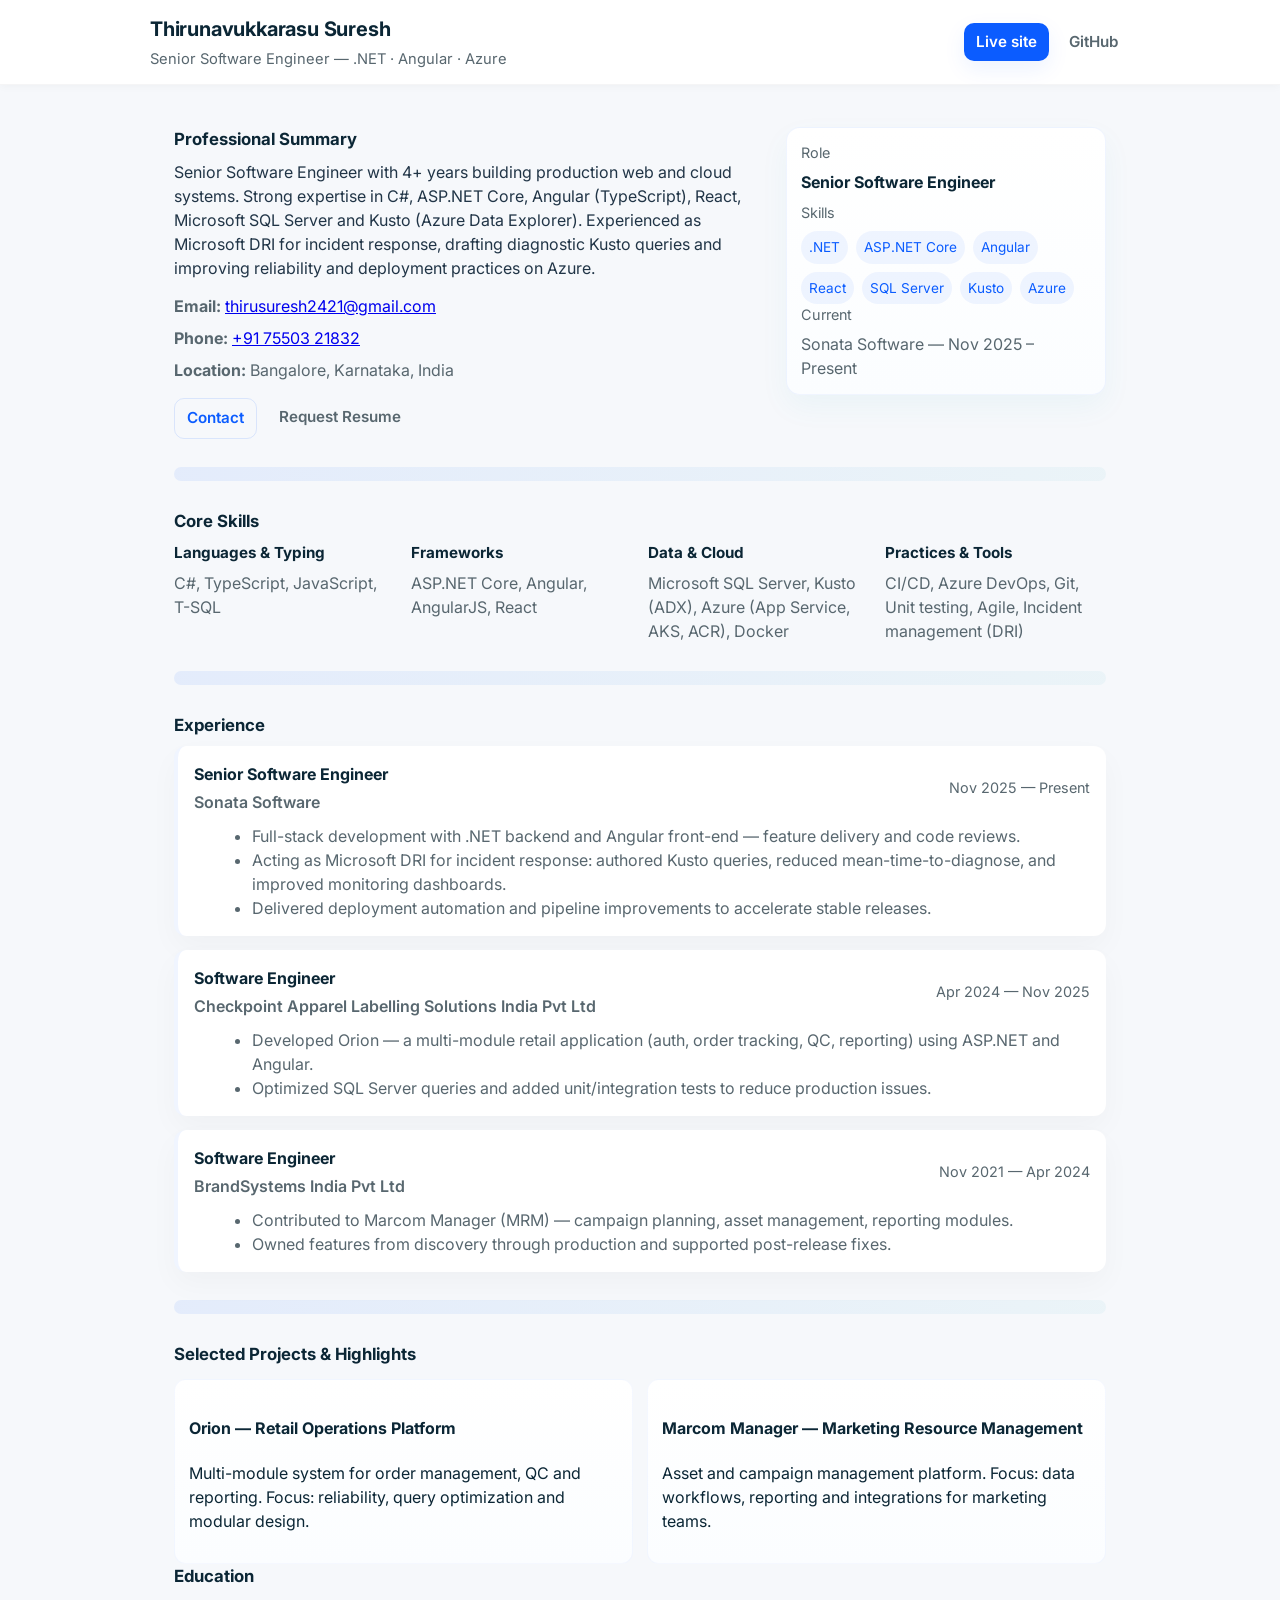
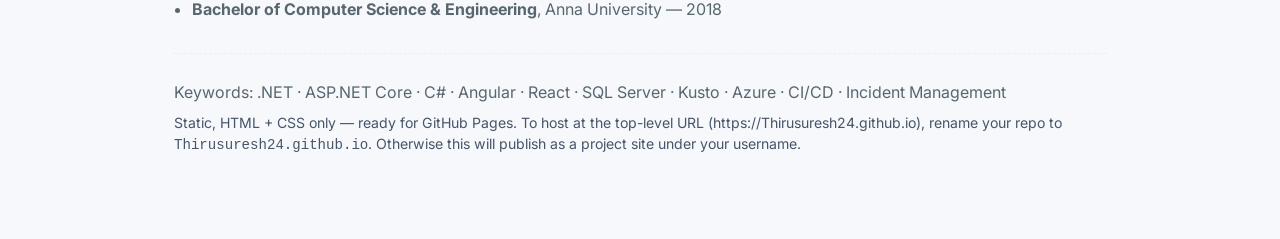
<file: index.html>
<!doctype html>
<html lang="en">
<head>
  <meta charset="utf-8" />
  <meta name="viewport" content="width=device-width,initial-scale=1" />
  <title>Thirunavukkarasu Suresh — Senior Software Engineer</title>
  <meta name="description" content="Thirunavukkarasu Suresh — Senior Software Engineer. .NET, ASP.NET Core, Angular, React, SQL Server, Kusto, Azure. Based in Bangalore, India." />

  <!-- Optional: Inter font (recommended). Remove if you prefer no external requests. -->
  <link rel="preconnect" href="https://fonts.gstatic.com" crossorigin>
  <link href="https://fonts.googleapis.com/css2?family=Inter:wght@300;400;600;700&display=swap" rel="stylesheet">

  <link rel="stylesheet" href="style.css">
</head>
<body>
  <header class="site-header">
    <div class="container header-inner">
      <div class="brand">
        <h1 class="name">Thirunavukkarasu Suresh</h1>
        <p class="role">Senior Software Engineer — .NET · Angular · Azure</p>
      </div>

      <div class="header-actions">
        <a class="btn-primary" href="/" title="Open live site">Live site</a>
        <a class="btn-ghost" href="https://github.com/Thirusuresh24/thirunavukkarasu.github.io" target="_blank" rel="noopener">GitHub</a>
      </div>
    </div>
  </header>

  <main class="container">
    <section class="hero" aria-labelledby="summary-heading">
      <div class="hero-inner">
        <div class="hero-left">
          <h2 id="summary-heading" class="section-title">Professional Summary</h2>
          <p class="lead">
            Senior Software Engineer with 4+ years building production web and cloud systems. Strong expertise in C#, ASP.NET Core, Angular (TypeScript), React, Microsoft SQL Server and Kusto (Azure Data Explorer). Experienced as Microsoft DRI for incident response, drafting diagnostic Kusto queries and improving reliability and deployment practices on Azure.
          </p>

          <ul class="contact-list" aria-label="Contact details">
            <li><strong>Email:</strong> <a href="mailto:thirusuresh2421@gmail.com">thirusuresh2421@gmail.com</a></li>
            <li><strong>Phone:</strong> <a href="tel:+917550321832">+91 75503 21832</a></li>
            <li><strong>Location:</strong> Bangalore, Karnataka, India</li>
          </ul>

          <div class="cta-row">
            <a class="btn-outline" href="mailto:thirusuresh2421@gmail.com?subject=Portfolio%20Inquiry">Contact</a>
            <a class="btn-ghost" href="mailto:thirusuresh2421@gmail.com?subject=Request%20for%20Resume">Request Resume</a>
          </div>
        </div>

        <aside class="hero-right" aria-hidden="true">
          <div class="profile-card">
            <p class="muted">Role</p>
            <h3 class="profile-role">Senior Software Engineer</h3>
            <p class="muted">Skills</p>
            <div class="skill-tags">
              <span>.NET</span><span>ASP.NET Core</span><span>Angular</span><span>React</span><span>SQL Server</span><span>Kusto</span><span>Azure</span>
            </div>
            <p class="muted">Current</p>
            <p class="profile-company">Sonata Software — <time datetime="2025-11">Nov 2025</time> – Present</p>
          </div>
        </aside>
      </div>
    </section>

    <hr class="divider">

    <section class="skills" aria-labelledby="skills-heading">
      <h2 id="skills-heading" class="section-title">Core Skills</h2>
      <div class="skills-grid">
        <div class="skills-col">
          <h4>Languages & Typing</h4>
          <p>C#, TypeScript, JavaScript, T-SQL</p>
        </div>
        <div class="skills-col">
          <h4>Frameworks</h4>
          <p>ASP.NET Core, Angular, AngularJS, React</p>
        </div>
        <div class="skills-col">
          <h4>Data & Cloud</h4>
          <p>Microsoft SQL Server, Kusto (ADX), Azure (App Service, AKS, ACR), Docker</p>
        </div>
        <div class="skills-col">
          <h4>Practices & Tools</h4>
          <p>CI/CD, Azure DevOps, Git, Unit testing, Agile, Incident management (DRI)</p>
        </div>
      </div>
    </section>

    <hr class="divider">

    <section class="experience" aria-labelledby="experience-heading">
      <h2 id="experience-heading" class="section-title">Experience</h2>

      <article class="job-card">
        <header class="job-header">
          <div>
            <h3 class="job-title">Senior Software Engineer</h3>
            <p class="job-company">Sonata Software</p>
          </div>
          <time class="job-date" datetime="2025-11">Nov 2025 — Present</time>
        </header>
        <ul class="job-bullets">
          <li>Full-stack development with .NET backend and Angular front-end — feature delivery and code reviews.</li>
          <li>Acting as Microsoft DRI for incident response: authored Kusto queries, reduced mean-time-to-diagnose, and improved monitoring dashboards.</li>
          <li>Delivered deployment automation and pipeline improvements to accelerate stable releases.</li>
        </ul>
      </article>

      <article class="job-card">
        <header class="job-header">
          <div>
            <h3 class="job-title">Software Engineer</h3>
            <p class="job-company">Checkpoint Apparel Labelling Solutions India Pvt Ltd</p>
          </div>
          <time class="job-date" datetime="2024-04">Apr 2024 — Nov 2025</time>
        </header>
        <ul class="job-bullets">
          <li>Developed Orion — a multi-module retail application (auth, order tracking, QC, reporting) using ASP.NET and Angular.</li>
          <li>Optimized SQL Server queries and added unit/integration tests to reduce production issues.</li>
        </ul>
      </article>

      <article class="job-card">
        <header class="job-header">
          <div>
            <h3 class="job-title">Software Engineer</h3>
            <p class="job-company">BrandSystems India Pvt Ltd</p>
          </div>
          <time class="job-date" datetime="2021-11">Nov 2021 — Apr 2024</time>
        </header>
        <ul class="job-bullets">
          <li>Contributed to Marcom Manager (MRM) — campaign planning, asset management, reporting modules.</li>
          <li>Owned features from discovery through production and supported post-release fixes.</li>
        </ul>
      </article>
    </section>

    <hr class="divider">

    <section class="projects" aria-labelledby="projects-heading">
      <h2 id="projects-heading" class="section-title">Selected Projects & Highlights</h2>

      <div class="projects-grid">
        <div class="project-card">
          <h4>Orion — Retail Operations Platform</h4>
          <p>Multi-module system for order management, QC and reporting. Focus: reliability, query optimization and modular design.</p>
        </div>
        <div class="project-card">
          <h4>Marcom Manager — Marketing Resource Management</h4>
          <p>Asset and campaign management platform. Focus: data workflows, reporting and integrations for marketing teams.</p>
        </div>
      </div>
    </section>

    <section class="education" aria-labelledby="education-heading">
      <h2 id="education-heading" class="section-title">Education</h2>
      <ul class="education-list">
        <li><strong>Bachelor of Computer Science & Engineering</strong>, Anna University — 2018</li>
      </ul>
    </section>

    <footer class="site-footer">
      <div class="footer-inner">
        <p>Keywords: .NET · ASP.NET Core · C# · Angular · React · SQL Server · Kusto · Azure · CI/CD · Incident Management</p>
        <p class="small">Static, HTML + CSS only — ready for GitHub Pages. To host at the top-level URL (https://Thirusuresh24.github.io), rename your repo to <code>Thirusuresh24.github.io</code>. Otherwise this will publish as a project site under your username.</p>
      </div>
    </footer>
  </main>
</body>
</html>
</file>
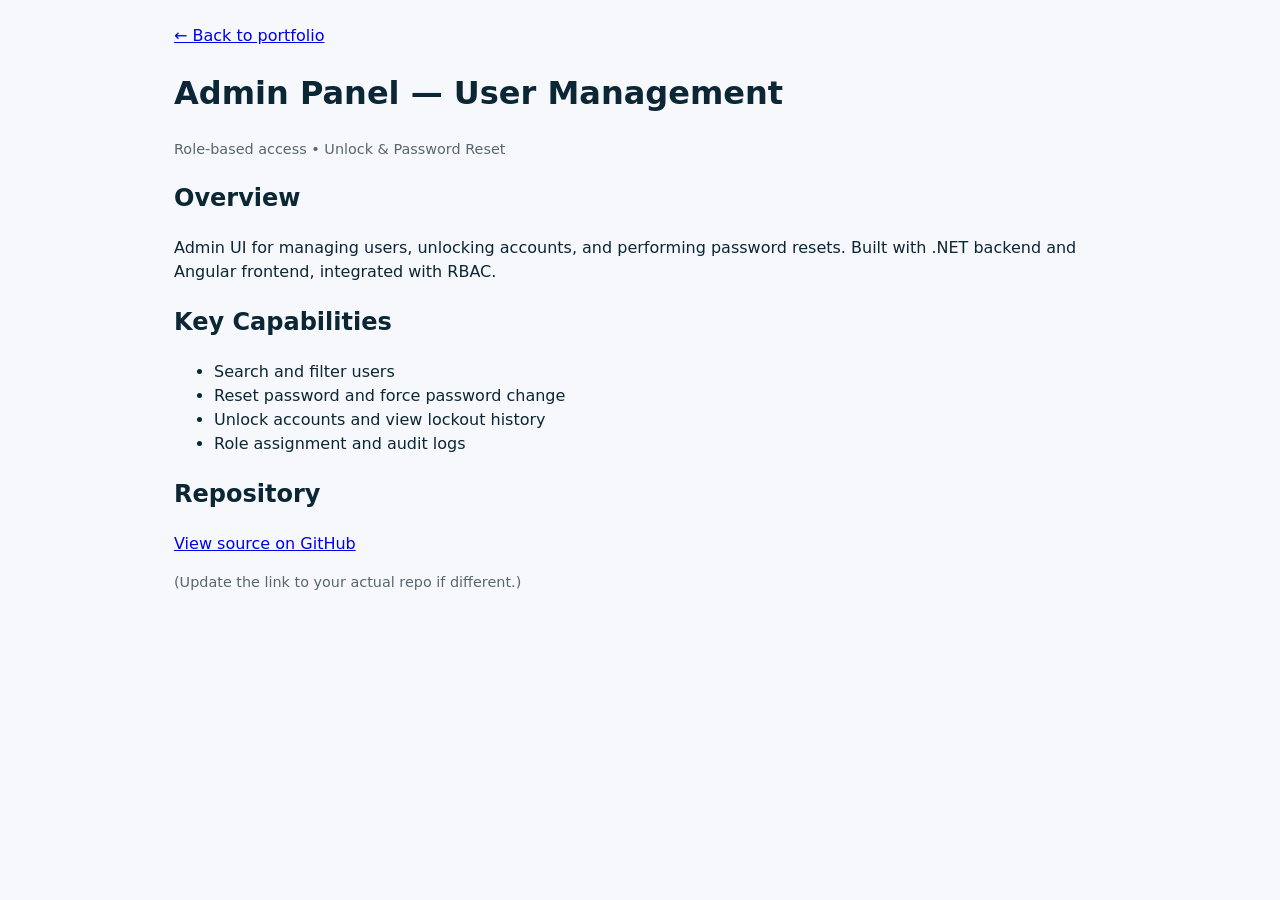
<file: projects/admin-panel.html>
<!doctype html>
<html lang="en">
<head>
  <meta charset="utf-8">
  <title>Admin Panel — User Management</title>
  <meta name="viewport" content="width=device-width,initial-scale=1">
  <link rel="stylesheet" href="../style.css">
</head>
<body>
  <main class="container">
    <a href="../index.html" class="back-link">← Back to portfolio</a>

    <header class="panel">
      <h1>Admin Panel — User Management</h1>
      <p class="muted">Role-based access • Unlock & Password Reset</p>
    </header>

    <section class="panel">
      <h2>Overview</h2>
      <p>
        Admin UI for managing users, unlocking accounts, and performing password resets.
        Built with .NET backend and Angular frontend, integrated with RBAC.
      </p>
    </section>

    <section class="panel">
      <h2>Key Capabilities</h2>
      <ul>
        <li>Search and filter users</li>
        <li>Reset password and force password change</li>
        <li>Unlock accounts and view lockout history</li>
        <li>Role assignment and audit logs</li>
      </ul>
    </section>

    <section class="panel">
      <h2>Repository</h2>
      <p>
        <a class="external" href="https://github.com/Thirusuresh24/admin-panel" target="_blank" rel="noopener">
          View source on GitHub
        </a>
      </p>
      <p class="muted">(Update the link to your actual repo if different.)</p>
    </section>
  </main>
</body>
</html>
</file>
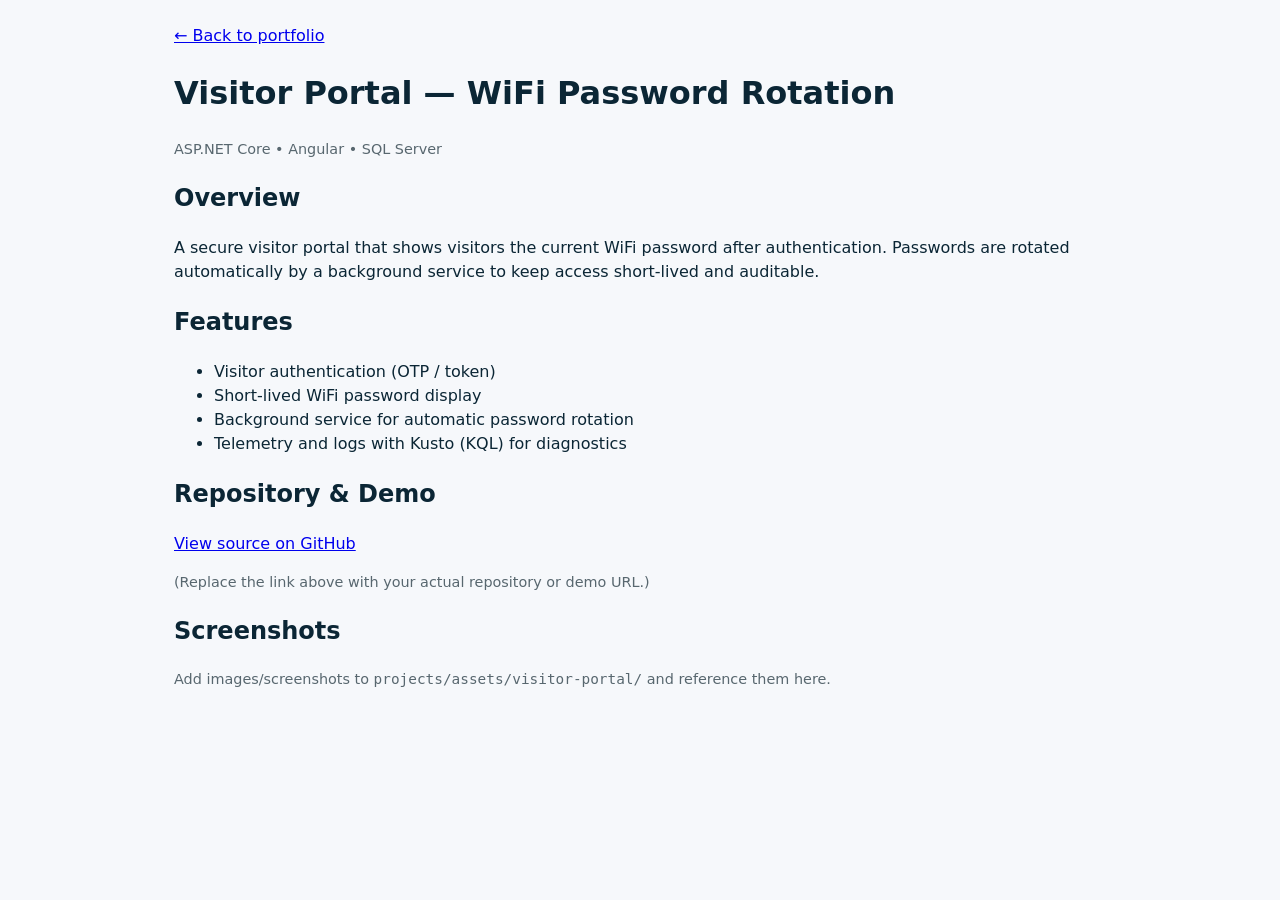
<file: projects/visitor-portal.html>
<!doctype html>
<html lang="en">
<head>
  <meta charset="utf-8">
  <title>Visitor Portal — WiFi Password Rotation</title>
  <meta name="viewport" content="width=device-width,initial-scale=1">
  <link rel="stylesheet" href="../style.css">
</head>
<body>
  <main class="container">
    <a href="../index.html" class="back-link">← Back to portfolio</a>

    <header class="panel">
      <h1>Visitor Portal — WiFi Password Rotation</h1>
      <p class="muted">ASP.NET Core • Angular • SQL Server</p>
    </header>

    <section class="panel">
      <h2>Overview</h2>
      <p>
        A secure visitor portal that shows visitors the current WiFi password after authentication.
        Passwords are rotated automatically by a background service to keep access short-lived and auditable.
      </p>
    </section>

    <section class="panel">
      <h2>Features</h2>
      <ul>
        <li>Visitor authentication (OTP / token)</li>
        <li>Short-lived WiFi password display</li>
        <li>Background service for automatic password rotation</li>
        <li>Telemetry and logs with Kusto (KQL) for diagnostics</li>
      </ul>
    </section>

    <section class="panel">
      <h2>Repository & Demo</h2>
      <p>
        <a class="external" href="https://github.com/Thirusuresh24/visitor-portal" target="_blank" rel="noopener">
          View source on GitHub
        </a>
      </p>
      <p class="muted">(Replace the link above with your actual repository or demo URL.)</p>
    </section>

    <section class="panel">
      <h2>Screenshots</h2>
      <p class="muted">Add images/screenshots to <code>projects/assets/visitor-portal/</code> and reference them here.</p>
    </section>
  </main>
</body>
</html>
</file>
<file: style.css>
:root{
  --bg: #f6f8fb;
  --card: #ffffff;
  --text: #0b2635;
  --muted: #58676f;
  --accent: #0b5cff;
  --accent-2: #17a2b8;
  --divider: linear-gradient(90deg, rgba(11,92,255,0.08), rgba(23,162,184,0.05));
  --radius: 12px;
  --max-width: 980px;
  --gap: 18px;
  --pad: 20px;
}

/* Base */
* { box-sizing: border-box; }
html,body{ height:100%; }
body{
  margin:0;
  font-family: 'Inter', system-ui, -apple-system, "Segoe UI", Roboto, "Helvetica Neue", Arial;
  background:var(--bg);
  color:var(--text);
  -webkit-font-smoothing:antialiased;
  -moz-osx-font-smoothing:grayscale;
  line-height:1.5;
  font-size:16px;
}

/* Container */
.container{
  max-width:var(--max-width);
  margin:0 auto;
  padding: calc(var(--pad) + 4px);
}

/* Header */
.site-header{
  background: #ffffff;
  border-bottom: 1px solid rgba(11,20,30,0.04);
  position: sticky;
  top:0;
  z-index:20;
  box-shadow: 0 2px 8px rgba(15,23,36,0.03);
}
.header-inner{
  display:flex;
  align-items:center;
  justify-content:space-between;
  gap:12px;
  padding:14px 0;
}
.brand .name{
  margin:0;
  font-size:1.25rem;
  letter-spacing:-0.2px;
}
.brand .role{
  margin:4px 0 0;
  color:var(--muted);
  font-size:0.92rem;
}

/* Header actions */
.header-actions{ display:flex; gap:8px; align-items:center; }
.btn-primary, .btn-outline, .btn-ghost{
  text-decoration:none;
  border-radius:10px;
  padding:8px 12px;
  font-weight:600;
  font-size:0.95rem;
}
.btn-primary{
  background:var(--accent);
  color:white;
  box-shadow: 0 8px 22px rgba(11,92,255,0.08);
  transition:transform .16s ease, box-shadow .16s ease;
}
.btn-primary:hover{ transform:translateY(-3px); box-shadow: 0 12px 30px rgba(11,92,255,0.12); }
.btn-outline{
  background:transparent;
  border:1.2px solid rgba(11,92,255,0.12);
  color:var(--accent);
}
.btn-ghost{
  background:transparent;
  color:var(--muted);
}

/* Hero */
.hero-inner{
  display:grid;
  grid-template-columns: 1fr 320px;
  gap:24px;
  align-items:start;
  margin-top:18px;
}
.section-title{ margin:0 0 8px 0; font-size:1.05rem; }
.lead{ margin:0 0 14px 0; color:#213547; font-size:1rem; }

/* Contact list */
.contact-list{ list-style:none; padding:0; margin:12px 0 16px 0; color:var(--muted); }
.contact-list li{ margin:8px 0; }

/* CTA row */
.cta-row{ display:flex; gap:10px; margin-top:6px; }

/* Profile card */
.profile-card{
  background:linear-gradient(180deg,#fff 0%,#fbfdff 100%);
  border-radius:14px;
  padding:14px;
  box-shadow: 0 12px 30px rgba(23,162,184,0.05);
  border:1px solid rgba(11,92,255,0.06);
}
.muted{ color:var(--muted); font-size:0.9rem; margin:0 0 6px 0; }
.profile-role{ margin:0 0 8px 0; font-size:1rem; }
.profile-company{ margin:6px 0 0 0; color:var(--muted); }

/* Skill tags */
.skill-tags{ display:flex; flex-wrap:wrap; gap:8px; margin-top:8px; }
.skill-tags span{
  background:rgba(11,92,255,0.06);
  color:var(--accent);
  padding:6px 8px;
  border-radius:999px;
  font-size:0.85rem;
}

/* Divider */
.divider{
  border:0;
  height:14px;
  background:var(--divider);
  border-radius:999px;
  margin:28px 0;
}

/* Skills grid */
.skills-grid{
  display:grid;
  grid-template-columns: repeat(4, 1fr);
  gap:16px;
  margin-top:8px;
}
.skills-col h4{ margin:0 0 6px 0; font-size:0.95rem; }
.skills-col p{ margin:0; color:var(--muted); }

/* Experience cards */
.job-card{
  background:var(--card);
  border-radius:12px;
  padding:16px;
  margin-bottom:14px;
  box-shadow: 0 12px 30px rgba(15,23,36,0.03);
  transition:transform .16s ease, box-shadow .16s ease;
  border-left:4px solid rgba(11,92,255,0.06);
}
.job-card:hover{ transform:translateY(-6px); box-shadow:0 22px 44px rgba(11,92,255,0.06); border-left-color:var(--accent); }
.job-header{ display:flex; align-items:center; justify-content:space-between; gap:12px; }
.job-title{ margin:0; font-size:1rem; }
.job-company{ margin:4px 0 0; color:var(--muted); font-weight:600; }
.job-date{ color:var(--muted); font-size:0.9rem; }
.job-bullets{ margin:10px 0 0 18px; color:var(--muted); }

/* Projects */
.projects-grid{ display:grid; grid-template-columns: repeat(2, 1fr); gap:14px; margin-top:12px; }
.project-card{
  background:linear-gradient(180deg,#ffffff 0%, #fbfdff 100%);
  border-radius:12px;
  padding:14px;
  border:1px solid rgba(11,92,255,0.04);
  transition:transform .16s ease, box-shadow .16s ease;
}
.project-card:hover{ transform:translateY(-6px); box-shadow: 0 16px 34px rgba(23,162,184,0.05); }

/* Education & footer */
.education-list{ margin:0; padding-left:18px; color:var(--muted); }
.site-footer{
  margin:32px 0 60px 0;
  padding-top:18px;
  border-top:1px dashed rgba(11,20,30,0.04);
  color:var(--muted);
}
.footer-inner p{ margin:8px 0; }
.small{ font-size:0.88rem; color:#475569; }

/* Responsive */
@media (max-width:1000px){
  .hero-inner{ grid-template-columns: 1fr 300px; }
  .skills-grid{ grid-template-columns: repeat(2, 1fr); }
}
@media (max-width:800px){
  .hero-inner{ grid-template-columns: 1fr; }
  .header-inner{ flex-direction:column; align-items:flex-start; gap:8px; }
  .skills-grid{ grid-template-columns: 1fr 1fr; }
  .projects-grid{ grid-template-columns: 1fr; }
}
@media (max-width:420px){
  :root{ --pad: 12px; }
  .brand .name{ font-size:1.05rem; }
  .btn-primary, .btn-outline, .btn-ghost{ padding:7px 10px; font-size:0.9rem; }
  body{ font-size:15px; }
}
</file>
